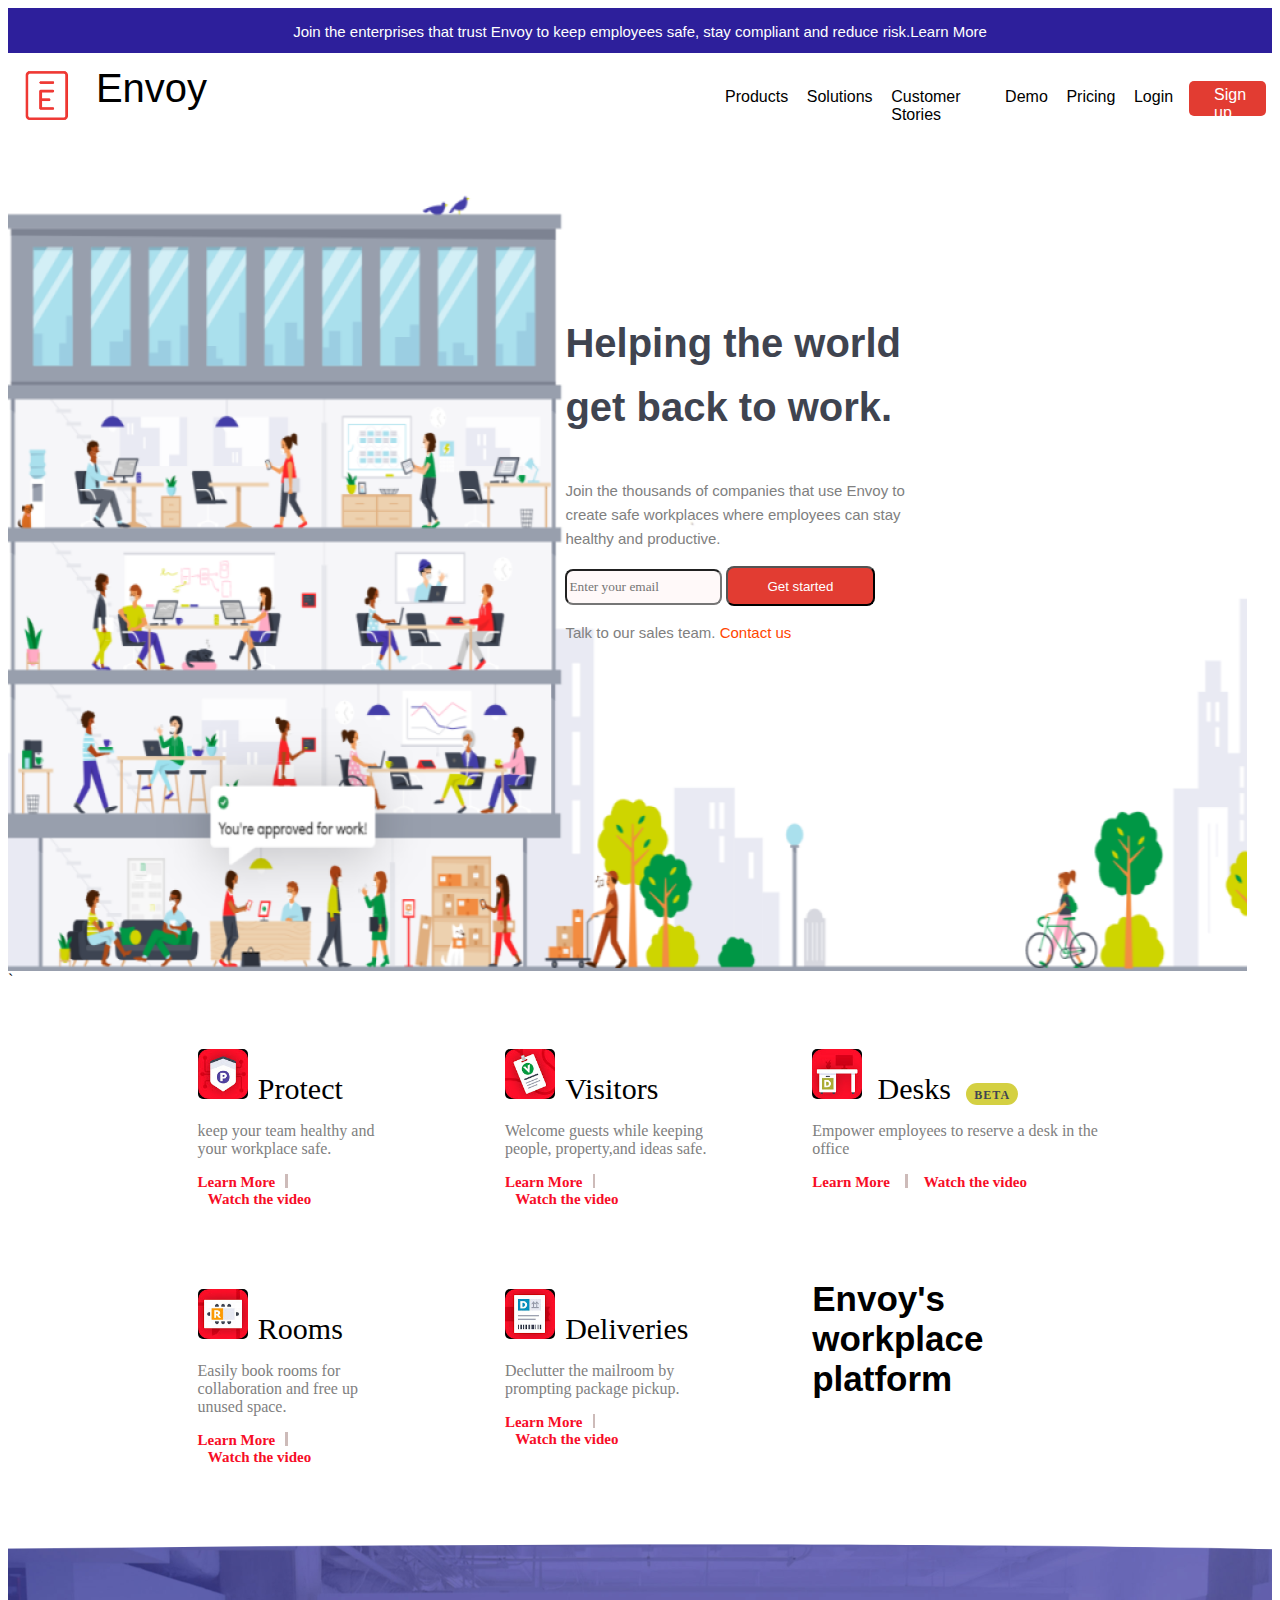
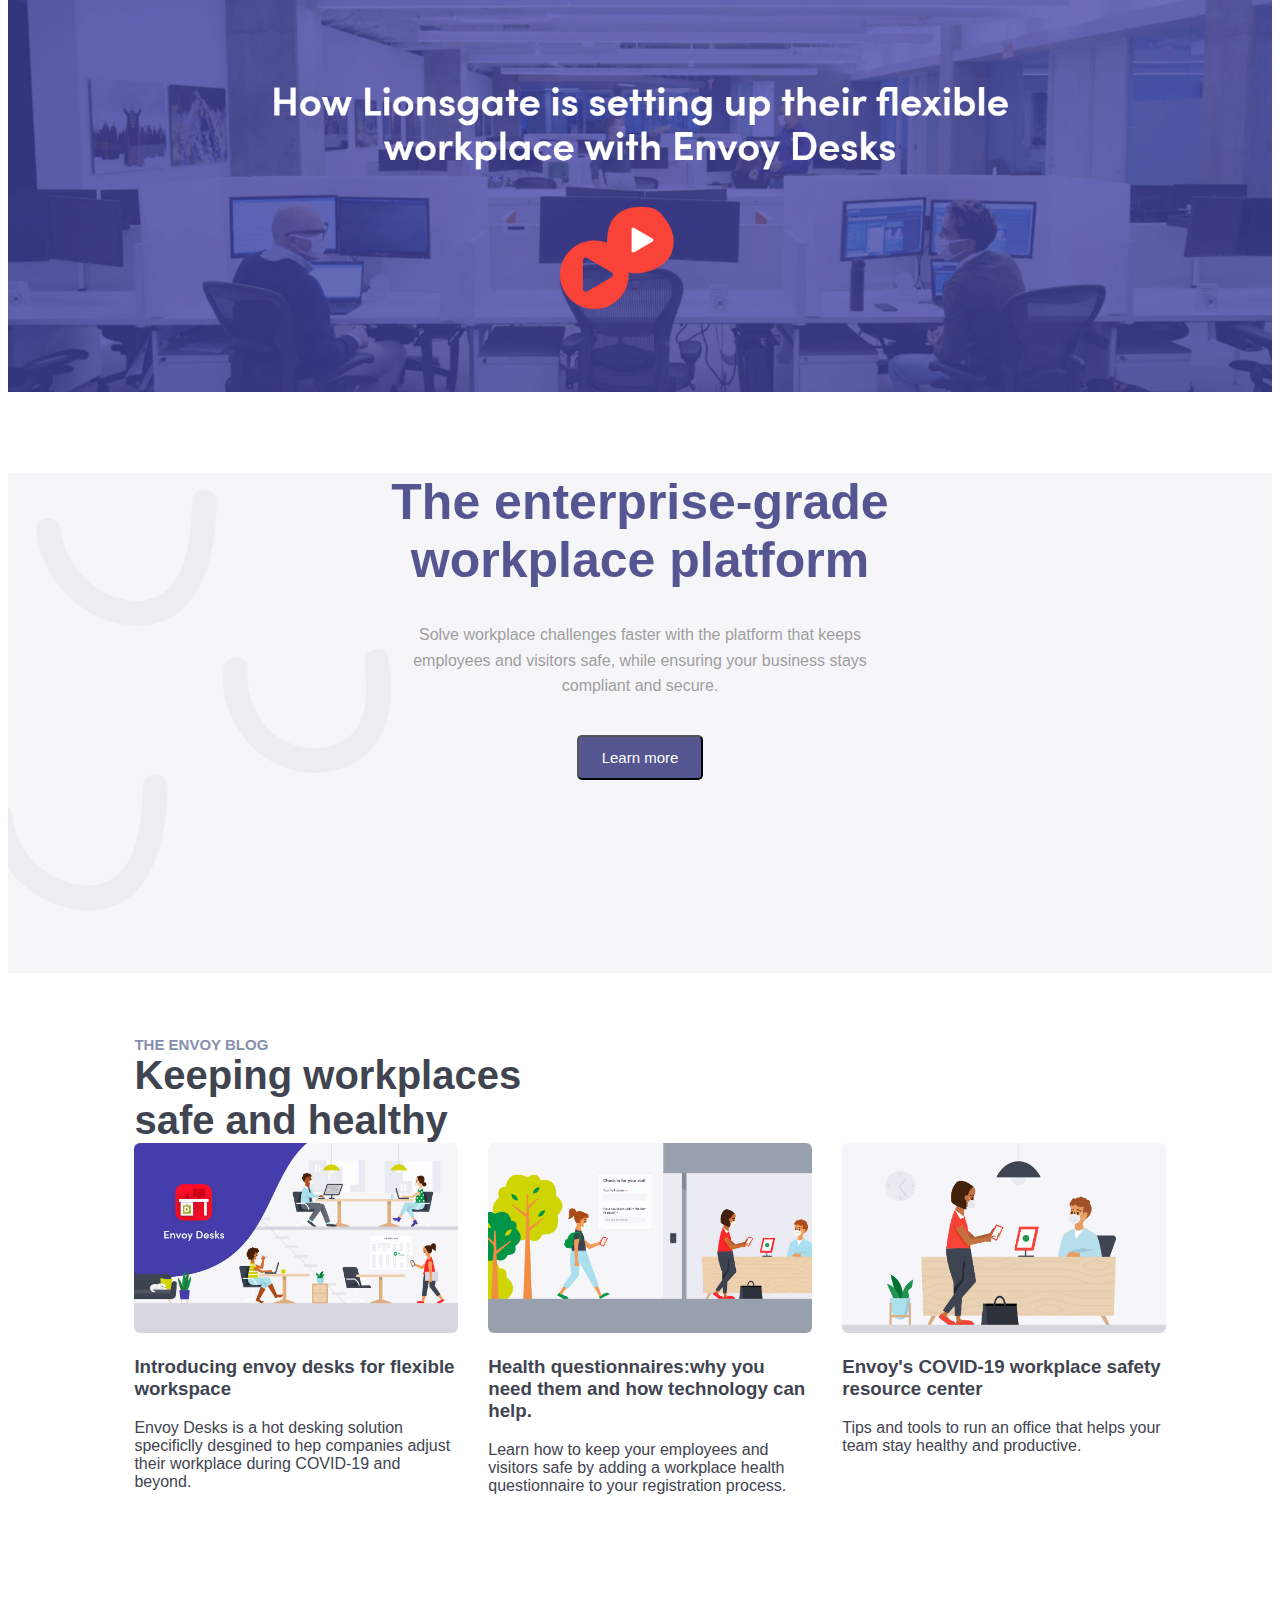
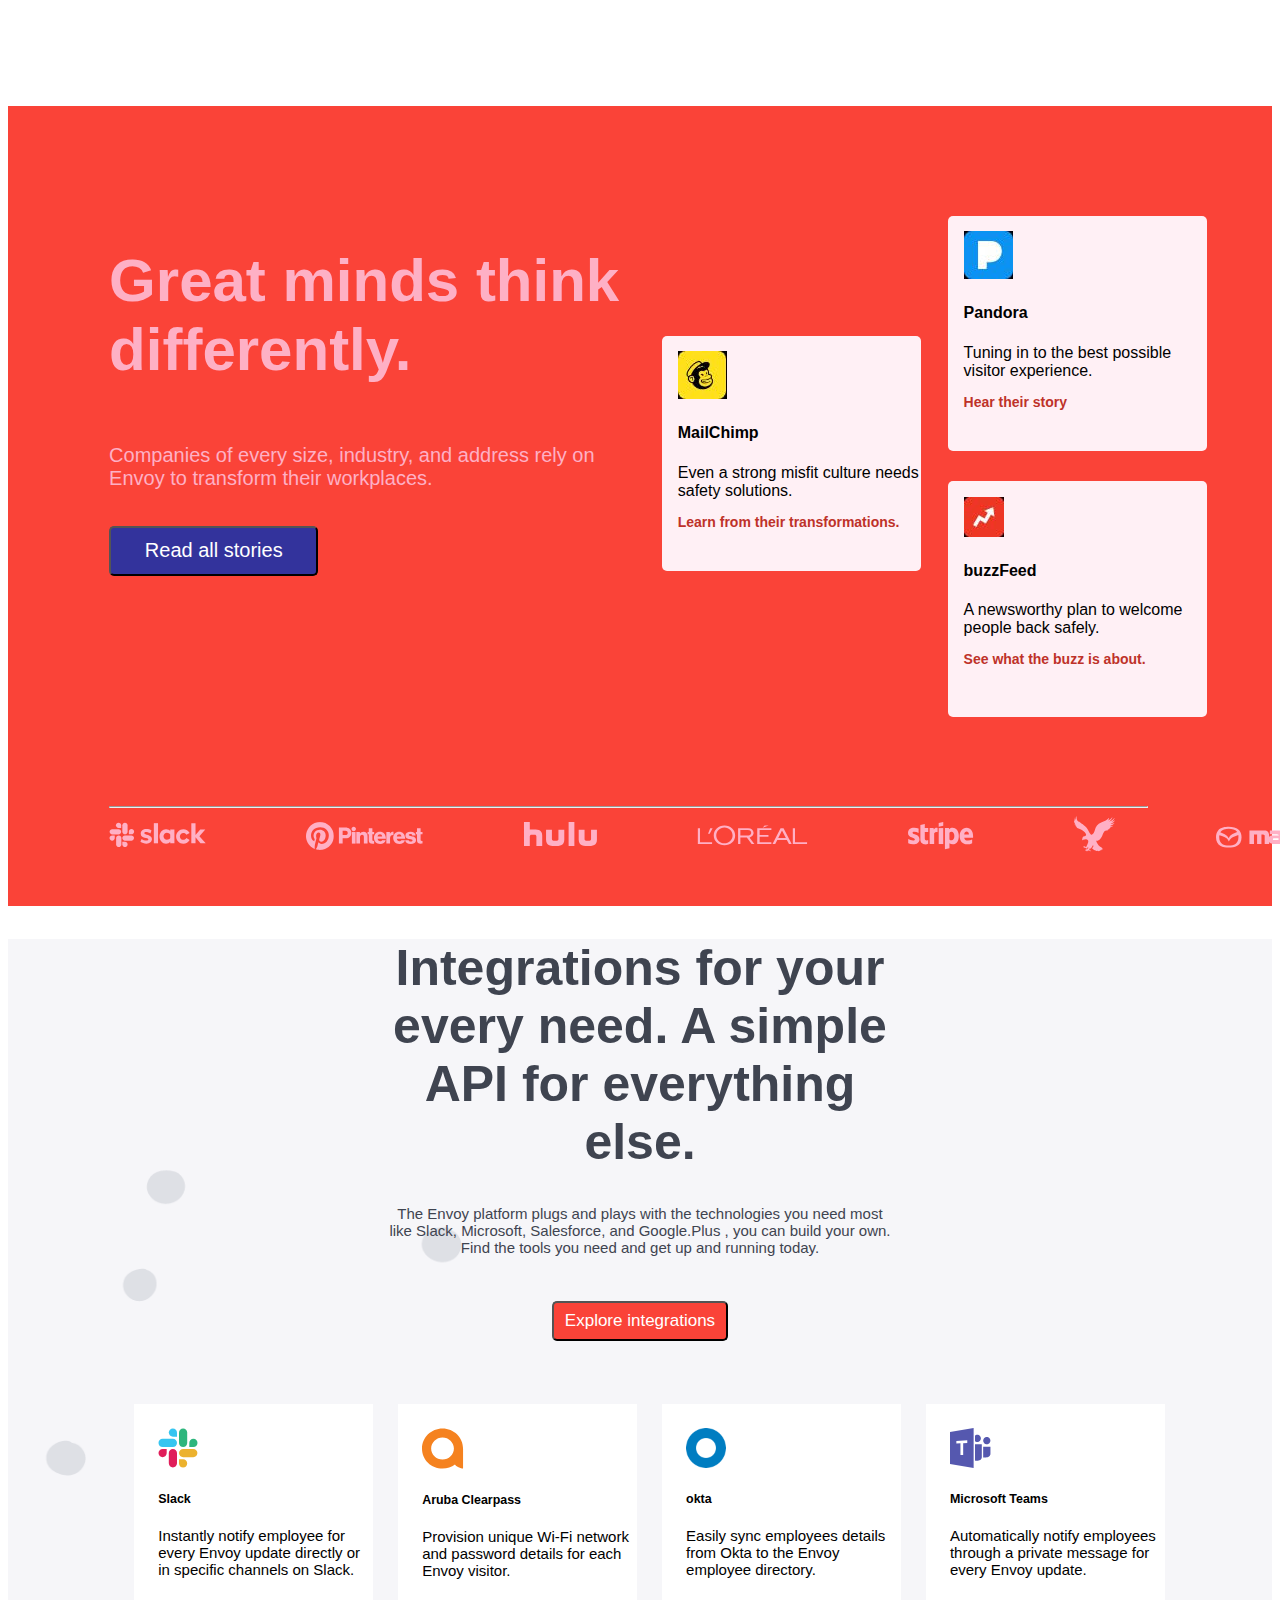
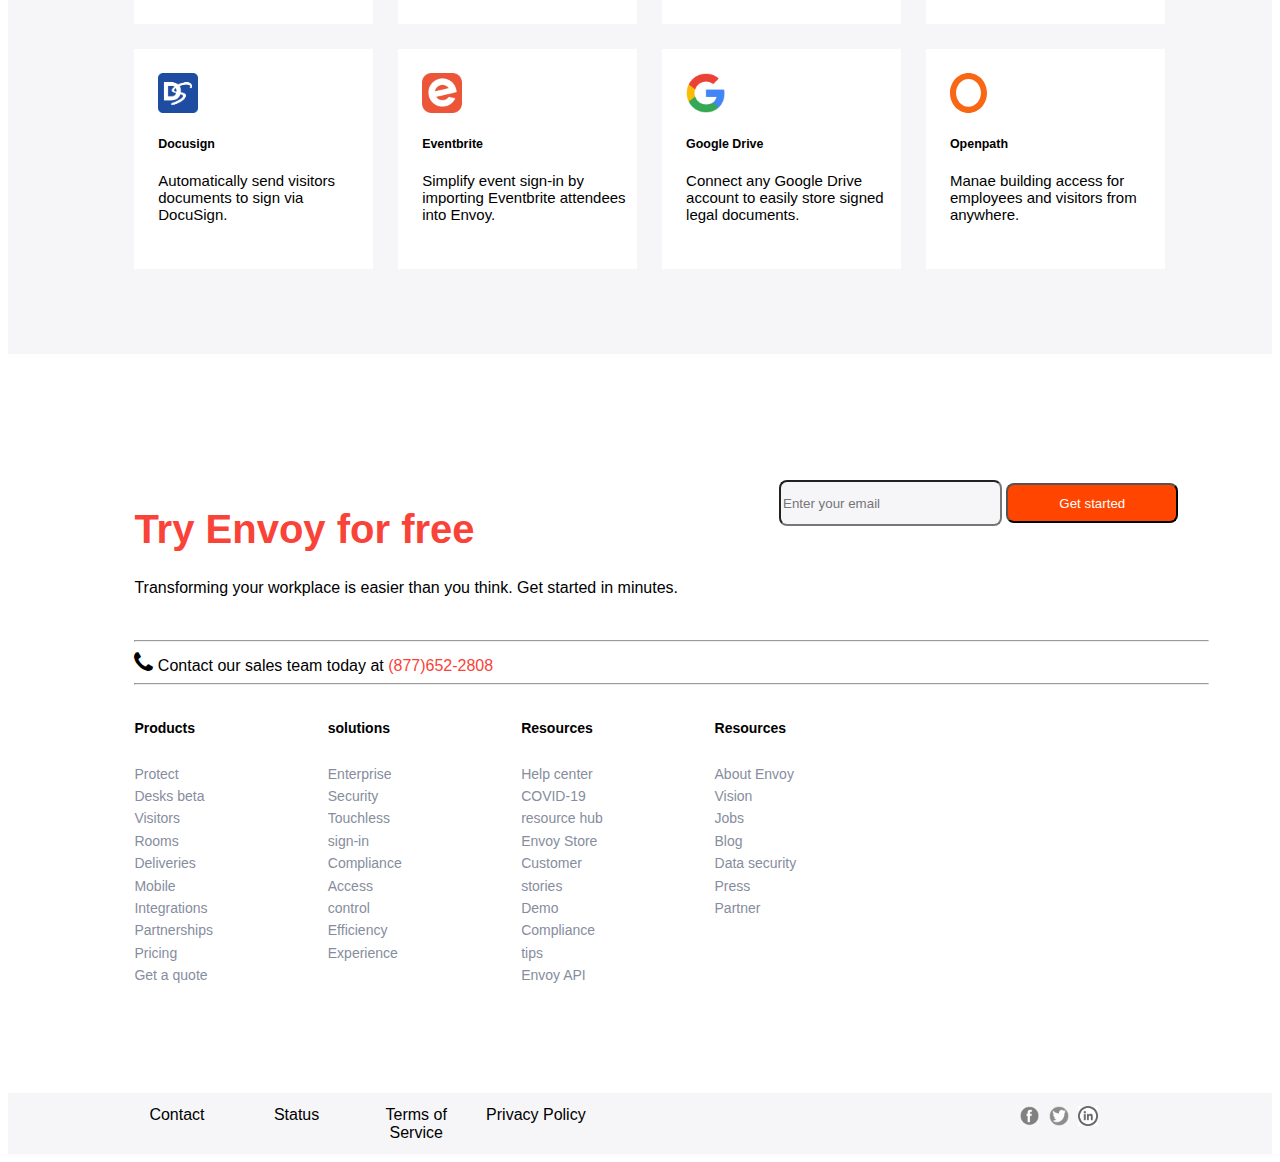
<file: index.html>
<!DOCTYPE html>
<html>
    <head>
        <link rel="stylesheet" href="index_styles.css">
        <link rel="stylesheet" href="https://cdnjs.cloudflare.com/ajax/libs/font-awesome/4.7.0/css/font-awesome.min.css">
    </head>
    <body>
        <script src="index_script.js"></script>
        <div id="top-blue-bar">
            Join the enterprises that trust Envoy to keep employees safe, stay compliant and reduce risk.<a href="#">Learn More</a>  
        </div>
        <div class="navbar">
            <div id="navbox-1"><img src="envoy_logo.png" alt="envoy logo"></div>
            <div id="logo_text"><a href="index.html">Envoy</a></div>
            <div id="navbox-2" style="padding-top: 25px;"><a href="products.html">Products</a></div>
            <div id="navbox-3" style="padding-top: 25px;"><a href="solutions.html">Solutions</a></div>
            <div id="navbox-4" style="padding-top: 25px;"><a href="https://envoy.com/case-studies/"> Customer Stories</a></div>
            <div id="navbox-5" style="padding-top: 25px;"><a href="https://envoy.com/demo/"> Demo</a></div>
            <div id="navbox-6" style="padding-top: 25px;">Pricing</div>
            <div id="navbox-7" style="padding-top: 25px;"><a href="loginenvoy.html">Login</a></div>
            <div id="navbox-8" style=" margin-top:28px;width: 5%;padding-left: 2%;border-radius: 5px;background: #E23C32;height: 20px;padding-top: 5px;"><a href="signupenvoy.html" style="color: white;">Sign up</a></div>

        </div>
        <div class="index_box_a">
            <div id="index_box_a_cont">
                <p>Helping the world get back to work.</p>
                <p>Join the thousands of companies that use Envoy to create safe workplaces where employees can stay healthy and productive.</p>
                <input type="email" name="email" id="email_box" placeholder="Enter your email" style="font-family: cursive;background-color:rgb(255, 249, 249) ;border-radius: 8px;">
                <input type="submit" value="Get started" style="height: 40px; background-color: #E23C32;color: white; border-radius: 8px;"></input>
                <p>Talk to our sales team. <a href="https://envoy.com/contact/"><span style="color: orangered;">Contact us</span></p></a>
            </div>
        </div>`
        <div class="index_box_b">
            <div>
                <img src="protect.jpg" alt="protect_icon"></img><span>Protect</span>
                
                <p>keep your team healthy and your workplace safe.</p>
                <a href="https://envoy.com/products/protect-employee-safety/"><div class="bottom-option">Learn More</div></a>
                <div id="funny-line"></div>
                <a href="https://envoy.com/#protect"><div class="bottom-option" id="watch">Watch the video</div></a>
            </div>
            <div>
                <img src="visitor.jpg" alt="visitor_icon"></img><span>Visitors</span>
                
                <p>Welcome guests while keeping people, property,and ideas safe.</p>
                <a href="https://envoy.com/products/visitor-management-system/"><div class="bottom-option">Learn More</div></a>
                <div id="funny-line"></div>
                <a href="https://envoy.com/#visitors"><div class="bottom-option" id="watch">Watch the video</div></a>
            </div>
            <div>
                <img src="desks.jpg" alt="desks_icon"></img><span>Desks</span><span id="beta-tag">Beta</span>
                
                <p>Empower employees to reserve a desk in the office</p>
                <a href="https://envoy.com/products/hot-desk-booking-software/"><div class="bottom-option">Learn More</div></a>
                <div id="funny-line"></div>
                <a href="https://envoy.com/#desks"><div class="bottom-option" id="watch">Watch the video</div></a>
            </div>
            <div>
                <img src="rooms.jpg" alt="rooms_icon"></img><span>Rooms</span>
                
                <p>Easily book rooms for collaboration and free up unused space.</p>
                <a href="https://envoy.com/products/conference-room-scheduling-software/"><div class="bottom-option">Learn More</div></a>
                <div id="funny-line"></div>
                <a href="https://envoy.com/#rooms"><div class="bottom-option" id="watch">Watch the video</div></a>
            </div>
            <div>
                <img src="deliveries.jpg" alt="deliveries_icon"></img><span>Deliveries</span>
                
                <p>Declutter the mailroom by prompting package pickup.</p>
                <a href="https://envoy.com/products/deliveries/"><div class="bottom-option">Learn More</div></a>
                <div id="funny-line"></div>
                <a href="https://envoy.com/#deliveries"><div class="bottom-option" id="watch">Watch the video</div></a>
            </div>
            <div>
                Envoy's workplace platform
            </div>
            
        </div>
        <div class="index_c_video" id="video_div" onmouseover="myFunction()" onmouseout="reverse()">
            <a href="https://envoy.com/#desks"> <i class="fa fa-play-circle" style="font-size:80px;color:#FA4338 ; margin-left: 43.7%; margin-top: 345px;"></a></i> 
            <!-- <iframe id="demo" title="vimeo-player" src="https://player.vimeo.com/video/476425296" width="640" height="360" frameborder="0" allowfullscreen></iframe>      -->
        </div>
        <div class="index_d">
            
                
                <h1>The enterprise-grade <br> workplace platform</h1>
                <p>Solve workplace challenges faster with the platform that keeps <br> employees and visitors safe, while ensuring your business stays <br> compliant and secure.</p>
                <a href="solutions.html"><input type="submit" name="" id="learn-more" value="Learn more"></a>
               
            
        </div>
        <div class="index_e">
            <div>THE ENVOY BLOG</div>
            <div>Keeping workplaces <br> safe and healthy</div>
            <div>
                <div onmouseover="cg1()" onmouseout="rc1()">
                    <a href="https://envoy.com/blog/introducing-envoy-desks/"><img src="Envoy_desks.jpg" alt="envoy_desk" ></a>
                    <h3 id="red_change1">Introducing envoy desks for flexible workspace</h3>
                    <p>Envoy Desks is a hot desking solution specificlly desgined to hep companies adjust their workplace during COVID-19 and beyond.</p>
                </div>
                <div onmouseover="cg2()" onmouseout="rc2()">
                    <a href="https://envoy.com/blog/workplace-health-questionnaires/"><img src="health-questionaires.jpg" alt="health-questionaires" ></a>
                    <h3 id="red_change2">Health questionnaires:why you need them and how technology can help.</h3>
                    <p>Learn how to keep your employees and visitors safe by adding a workplace health questionnaire to your registration process.</p>
                </div>
                <div onmouseover="cg3()" onmouseout="rc3()">
                    <a href="https://envoy.com/covid-19-workplace-safety-resource-center/"><img src="covid-resources.png" alt="covid-resources" ></a>
                    <h3 id="red_change3">Envoy's COVID-19 workplace safety resource center</h3>
                    <p>Tips and tools to run an office that helps your team stay healthy and productive.</p>
                </div>
            </div>
        </div>
        <div class="index_f">
            <div class="index_f_upper">
                <div>
                   <p id="boldtext"> Great minds think differently.</p>
                  <span style="color: #FEB0C5;
                  font-size: 20px;"> Companies of every size, industry, and address rely on Envoy to transform their workplaces.</span>
                  <p>
                    <a href="https://envoy.com/case-studies/">  <input type="submit" name="read" id="read" value="Read all stories"></a>
                  </p>
                </div>
                <div>
                    <div>
                        <a href="https://envoy.com/case-studies/mailchimp/"><img src="mailchimp.jpg" alt="mailchimp"></a>
                        <h4>MailChimp</h4>
                        Even a strong misfit culture needs safety solutions.
                        <p style="color: #BE3229; font-size: 14px;font-weight: 600;">Learn from their transformations.</p>
                    </div>
                </div>
                <div>
                    <div>
                        <a href="https://envoy.com/case-studies/pandora/"><img src="pandora.jpg" alt="pandora"></a>
                        <h4>Pandora</h4>
                        Tuning in to the best possible visitor experience.<p style="color: #BE3229; font-size: 14px;font-weight: 600;">Hear their story</p>
                    </div>
                    <div>
                        <a href="https://envoy.com/case-studies/buzzfeed/"><img src="buzzfeed.jpg" alt="buzzfeed"></a>
                        <h4>buzzFeed</h4>
                        A newsworthy plan to welcome people back safely.
                        <p style="color: #BE3229; font-size: 14px;font-weight: 600;">See what the buzz is about.</p>
                    </div>
                </div>
            </div>
            <hr style="background-color: white; width:82%; margin-left:8%;margin-top: 120px;">
            <div class="index_f_lower">
                <div><img src="home-logos.svg" alt="logos"></div>
                
            </div>
        </div>
        <div class="index_g">
            <div>
                <h1>Integrations for your every need. A simple API for everything else.</h1>
                <p>The Envoy platform plugs and plays with the technologies you need most like Slack, Microsoft, Salesforce, and Google.Plus , you can build your own. Find the tools you need and get up and running today. </p>
                <a href="https://envoy.com/integrations/"><input type="submit" name="" id="" value="Explore integrations"></a>
            </div>
            <div>
                <div>
                    <a href="https://envoy.com/integrations/slack/"><img src="slack.svg" alt="slack-image"></a>
                    <h5>Slack</h5>
                    Instantly notify employee for every Envoy update directly or in specific channels on Slack.
                </div>
                <div>
                    <a href="https://envoy.com/integrations/aruba-clearpass/"><img src="aruba.svg" alt="aruba-image"></a>
                    <h5>Aruba Clearpass</h5>
                    Provision unique Wi-Fi network and password details for each Envoy visitor.
                </div>
                <div>
                    <a href="https://envoy.com/integrations/okta/"><img src="okta.png" alt="okta-image" style="height: 40px;"></a>
                    <h5>okta</h5>
                    Easily sync employees details from Okta to the Envoy employee directory.
                </div>
                <div>
                    <a href="https://envoy.com/integrations/microsoft-teams/"><img src="microsoft-teams.svg" alt="microsoft-image"></a>
                    <h5>Microsoft Teams</h5>
                    Automatically notify employees through a private message for every Envoy update.
                </div>
                <div>
                    <a href="https://envoy.com/integrations/docusign/"><img src="docusign-square.svg" alt="docusign-image"></a>
                    <h5>Docusign</h5>
                    Automatically send visitors documents to sign via DocuSign.
                </div>
                <div>
                    <a href="https://envoy.com/integrations/eventbrite/"><img src="eventbrite.png" alt="eventbrite-image" style="height: 40px;"></a>
                    <h5>Eventbrite</h5>
                    Simplify event sign-in by importing Eventbrite attendees into Envoy.
                </div>
                <div>
                    <a href="https://envoy.com/integrations/google-drive/"><img src="g-suite.png" alt="google-image" style="height: 40px;"></a>
                    <h5>Google Drive</h5>
                    Connect any Google Drive account to easily store signed legal documents.
                </div>
                <div>
                    <a href="https://envoy.com/integrations/openpath/"><img src="openpath-o.svg" alt="openpath-image"></a>
                    <h5>Openpath</h5>
                    Manae building access for employees and visitors from anywhere.
                </div>
            </div>
        </div>
        <div class="index_h">
            <div>
                <div>
                    <h1>Try Envoy for free</h1>
                    Transforming your workplace is easier than you think. Get started in minutes.
                </div>
                <div>
                    <input type="email" name="email" id="email_box" placeholder="Enter your email" style="background-color:#F6F6F9 ;border-radius: 8px;height: 40px;width: 50%;">
                    <input type="submit" value="Get started" style="height: 40px; background-color: orangered;color: white; border-radius: 8px;width:40% ;"></input>
    
                </div>

            </div>
            <div>
                <hr>
                <i class="fa fa-phone" style="font-size:24px"></i> Contact our sales team today at <a href="tel:877652808"><span>(877)652-2808</span></a>
                <hr>
            </div>
            <div>
                <div>
                    <h5 style="color: black;font-size:14px;">Products</h5>
               <div>     Protect </div>
                  <div>  Desks beta </div>
                <div>    Visitors </div>         
             <div>       Rooms </div>
                  <div>  Deliveries </div>
              <div>      Mobile </div>
                    <div>Integrations </div>
                    <div>Partnerships </div>
               <div>     Pricing </div>
                 <div>Get a quote</div>   
                </div>
                <div>
                    <h5 style="color: black;font-size:14px;">solutions</h5>
                    <div> Enterprise </div>
                    <div> Security </div>
                    <div> Touchless sign-in</div> 
                    <div> Compliance</div> 
                    <div>Access control</div>
                    <div>Efficiency</div> 
                    <div> Experience</div>
                </div>
                <div>
                    <h5 style="color: black;font-size:14px;">Resources</h5>
                    <div>Help center</div> 
                    <div>COVID-19 resource hub</div> 
                    <div>Envoy Store</div> 
                    <div>Customer stories </div>
                    <div>Demo</div> 
                    <div>Compliance tips </div>
                    <div>Envoy API</div>
                </div>
                <div>
                    <h5 style="color: black;font-size:14px;">Resources</h5>
                   <div>About Envoy </div> 
                   <div>Vision </div> 
                   <div>Jobs </div>
                   <div> Blog </div>
                   <div> Data security </div>
                   <div> Press </div>
                   <div> Partner</div>
                </div>
            </div>
        </div>
        <div class="footer">
            <div>
                <a href="https://envoy.com/contact/"><div>Contact</div></a>
                <a href="https://status.envoy.com/"><div>Status</div></a>
                <a href="https://envoy.com/tos/"><div>Terms of Service</div></a>
                <a href="https://envoy.com/privacypolicy/"><div>Privacy Policy</div></a>
            </div>
            <div>
                <div> <a href="https://www.facebook.com/SignWithEnvoy/"><img src="facebook1.png" alt="fb_icon"></a></div>
                <div> <a href="https://twitter.com/envoy/"><img src="twitter.jpg" alt="tw_icon"></a>  </div>
                <div> <a href="https://www.linkedin.com/company/3554116/"><img src="linkedin.jpg" alt="li_icon"></a> </div>
            </div>
        </div>
        
    </body>
</html>
</file>
<file: index_styles.css>
#top-blue-bar{
    width: 100%;
    height: 15px;
    padding-top: 15px;
    padding-bottom: 15px;
    font-size: 15px;
    font-family: 'Lucida Sans', 'Lucida Sans Regular', 'Lucida Grande', 'Lucida Sans Unicode', Geneva, Verdana, sans-serif;
    color: white;
    text-align: center;
    background-color:#2d1f9b;
}
#top-blue-bar a{
    color: white;
}
.navbar{
   
    display: flex;
    flex-direction: row;
    flex-basis: 30p;
    
}
.navbar > div{
    
    color:black;
    margin: 0.5%;
    padding: 3px;
    margin-top: 10px;
    margin-bottom: 5px;
    font-weight: 400;
    font-family: 'Lucida Sans', 'Lucida Sans Regular', 'Lucida Grande', 'Lucida Sans Unicode', Geneva, Verdana, sans-serif;
    height: 20px;
}
.navbar > div >a:hover{
    color: red;
}
#navbox-2{
    margin-left: 40%;
}
#navbox-1>img{
    height: 60px;
    widows: 60px;;
    margin-bottom: 2px;
}
#navbox + div{
    font-size: 40px;
}
#logo_text{
    font-size: 40px;
}
.index_box_a{
    background-image: url("index_background_a.png");
   
    width: 98%;
    height: 800px;
}
.index_box_a > div{
   
    width: 30%;
    margin-left: 45%;
    margin-top: 50px;

}
#navbox-8{
    
    margin-top:50px; 
    padding-bottom: 10px;
    width: 5%;
    padding-left: 2%;
    border-radius: 5px;
    background: orangered;
    color: white;
}
#index_box_a_cont > p:nth-child(1){
    padding-top: 50px;
    font-weight:900;
    font-family: 'Lucida Sans', 'Lucida Sans Regular', 'Lucida Grande', 'Lucida Sans Unicode', Geneva, Verdana, sans-serif;
    font-size: 40px;
    color: #3F4450;
}
#index_box_a_cont > p{
    line-height: 1.6;
    font-family: 'Lucida Sans', 'Lucida Sans Regular', 'Lucida Grande', 'Lucida Sans Unicode', Geneva, Verdana, sans-serif;
    font-size: 15px;
    color: gray;
    
}
.index_box_a div:nth-child(1){
    padding-top: 50px;
    
}
#index_box_a_cont input[type]{
    height: 30px;
    width: 40%;
}
.index_box_b{
    
    display: grid;
    grid-template-columns: 20% 20% 30%;
    grid-template-rows: 200px 200px;
    padding: 50px;
    grid-gap: 10%;
    padding-left: 15%;
}
.index_box_b > div{
    
    color: black;

    font-weight: 500;
}
.index_box_b > div span{
    font-size: 30px;
    margin-left: 5%;
}
.bottom-option{
    color: #F70D27;
    font-size: 15px;
    margin-right: 5%;
    font-weight: 700;
    float: left;
}
.bottom-option:hover{
    color: #BE3229;
}
#watch{
    margin-left: 5%;
}
 
.index_box_b > div > img{
    height:50px;
    border-radius: 5px;
    margin-top: 10px;
}
.index_box_b > div:nth-child(6){
    font-family: 'Lucida Sans', 'Lucida Sans Regular', 'Lucida Grande', 'Lucida Sans Unicode', Geneva, Verdana, sans-serif;
    font-size: 35px;
    font-weight: 700;
}
.index_box_b > div > p{
    color: gray;
}
.iframe-container{
    position: relative;
    width: 100%;
    padding-bottom: 56.25%; 
    height: 0;
  }
  .iframe-container iframe{
    position: absolute;
    top:0;
    left: 0;
    /* width: 100%;
    height: 100%; */
  }
  .index_c_video{
      width: 100%;
      height: 550px;
      
      background-image: url("index_c_image.png");
      background-size: contain;
  }
  .index_c_video > iframe{
      margin-left: 30%;
      margin-top: 60px;
      opacity: 0.0;
  }
  .index_d{
      text-align: center;
      background-color: rgba(247, 242, 242, 0.979);
      background-image: url("index_d.png");
      background-size:cover;
      height: 500px;
      font-family: 'Lucida Sans', 'Lucida Sans Regular', 'Lucida Grande', 'Lucida Sans Unicode', Geneva, Verdana, sans-serif;
      
  }
  .index_d h1{
      color: rgb(85, 85, 146);
      font-size: 50px;
  }
  .index_d p{
      color: rgb(158, 158, 158);
      line-height: 1.6;
  }
  .index_d> a >input{
      color: white;
      background: rgb(85, 85, 146);
      width: 10%;
      font-size: 15px;
      margin-top: 20px;
      height: 45px;
      border-radius: 5px;
      
  }
  .index_d input:hover{
      background-color: indigo;
  }
  .index_f{
    background-image: url("index_f.png");
    height: 800px;
    background-size: cover;
    width: 100%;
  }
  .index_f_upper{
      display: grid;
      grid-template-columns: 45% 22% 22%;
      grid-template-rows: 500px;
      padding-left:8%;
      grid-gap:30px;
      padding-top: 80px;
  }
 .index_f_upper > div{
     /* background-color: black; */
     height: 500px;
     font-family: 'Lucida Sans', 'Lucida Sans Regular', 'Lucida Grande', 'Lucida Sans Unicode', Geneva, Verdana, sans-serif;

 }
 .index_f_upper div:nth-child(1){
    /* color: #FEB0C5;
    font-size: 20px; */
     /* padding-top: 80px; */
    } 
 #boldtext{
    color: #FEB0C5;
    font-size: 60px;
    font-weight:bold;
 }   
    .index_f_upper div:nth-child(2) > div{
        width: 95%;
        height: 220px;
        margin-top:150px;
        background-color: lavenderblush;
        border-radius: 5px;
        padding-left:6% ;
       padding-top:6% ;
    }
    .index_f_upper div:nth-child(3) > div{
        width: 95%;
        height: 220px;
        margin: 30px 0px;
       
        background-color: lavenderblush;
        border-radius: 5px;
        padding-left:6% ;
       padding-top:6% ;

    }
    .index_f_upper a input{
        padding: 4px 3px;
        margin-top: 20px;
        color: white;
        background-color: rgb(51, 51, 156);
        width: 40%;
        height: 50px;
        font-size: 20px;
        border-radius: 5px;

    }
    .index_f_upper input:hover{
        background-color: #3D2B94;

    }
    .index_f_lower{
       
        padding-left: 8%;
        
    }
    .index_e{
        padding: 5% 10%;
        font-family: 'Lucida Sans', 'Lucida Sans Regular', 'Lucida Grande', 'Lucida Sans Unicode', Geneva, Verdana, sans-serif;

    }
    
    .index_e > div:nth-child(1){
        font-family: 'Lucida Sans', 'Lucida Sans Regular', 'Lucida Grande', 'Lucida Sans Unicode', Geneva, Verdana, sans-serif;
        font-size: 15px;
        color: #868FAD;
       font-weight: 900;
    }
    .index_e > div:nth-child(2){
        font-family: 'Lucida Sans', 'Lucida Sans Regular', 'Lucida Grande', 'Lucida Sans Unicode', Geneva, Verdana, sans-serif;
        color: #3F4450;
        font-size: 40px;
        font-weight: bold;
    }
    .index_e > div:nth-child(3){
        display: grid;
        grid-template-columns: 32% 32% 32%;
        grid-template-rows: 500px;
        grid-gap:3%;
        color: #3F4450;
    
    }
    .index_e > div:nth-child(3) > div > a> img{
        width: 100%;
        border-radius: 6px;
        /* box-shadow: 0 4px 8px 0 rgba(0, 0, 0, 0.2), 0 6px 20px 0 rgba(0, 0, 0, 0.19); */
        }
        .index_e > div:nth-child(3) > div > a>img:hover{
                   box-shadow: 0 4px 8px 0 rgba(0, 0, 0, 0.2), 0 6px 20px 0 rgba(0, 0, 0, 0.19);
 
        }   

 .index_g{
     background-image: url("index_g.png");
     background-size: cover;
     font-family: 'Lucida Sans', 'Lucida Sans Regular', 'Lucida Grande', 'Lucida Sans Unicode', Geneva, Verdana, sans-serif;
    
 }   
 .index_g > div:nth-child(1){
     width: 40%;
     padding-left: 30%;
     text-align: center;
     /* border: 1px solid black; */


 } 
 .index_g > div:nth-child(1)>h1{
    font-size: 50px;
    color:#3F4450 ;
 }
 .index_g > div:nth-child(1)>p{
     font-size: 15px;
     color:#3F4450 ;
     padding-bottom: 30px;
 }
 .index_g > div:nth-child(1)>a>input{
     color: white;
     background:#FA4338;
     width: 35%;
     height: 40px;
     font-size: 17px;
     border-radius: 5px;
 }
 .index_g > div:nth-child(1) > a>input:hover{
    background: #E23C32;
 }
 .index_g > div:nth-child(2){
     display: grid;
    height: 550px;
     padding-top: 5%;
     grid-gap: 25px;
     padding-left: 10%;
     grid-template-columns: 21% 21% 21% 21%;
     grid-template-rows: 220px 220px;
     /* border: 1px solid black; */
 }
 
 .index_g > div:nth-child(2)>div{
     background:white;
     font-size: 15px;
     padding-left: 10%;
     padding-top: 10%;
 }
 .index_g > div:nth-child(2)>div:hover{
    box-shadow: 0 4px 8px 0 rgba(0, 0, 0, 0.2), 0 6px 20px 0 rgba(0, 0, 0, 0.19);
 }
 a{
     text-decoration: none;
     color: black;
 }
 .index_h{
     width: 85%;
     margin: 10% ;
     margin-bottom: 1%;
     height: 600px;
     font-family: 'Lucida Sans', 'Lucida Sans Regular', 'Lucida Grande', 'Lucida Sans Unicode', Geneva, Verdana, sans-serif;
     
 }
 .index_h > div:nth-child(1){
     height: 100px;
     width: 100%;
    display: grid;
    grid-template-rows: 100px;
    grid-template-columns: 60% 40%;
 }
 .index_h > div:nth-child(1) >div h1{
    color: #FA4338;
    font-size: 40px;
 }
 .index_h > div:nth-child(2){
     margin-top: 60px;
 }
 .index_h > div:nth-child(2) > a>span{
    color: #FA4338;
    margin-top: 5px;
    margin-bottom: 5px;   
 }
 .index_h > div:nth-child(2) > hr{
     background-color: #F4F4F4;
 }
 .index_h > div:nth-child(3){
     display: grid;
     grid-template-columns: 8% 8% 8% 8%;
     grid:40px;
     grid-gap: 10%;
 }
 .index_h > div:nth-child(3)>div{
     color: #868D9D;
     font-size:14px;
     line-height: 1.6;
     
 }
 .index_h > div:nth-child(3)>div>div:hover{
     color: red;
 }
 .footer{
     display: grid;
    
     background: #F6F6F9;
     grid-template-columns: 50% 50%;
     padding: 1%;
     color: #868D9D;
     font-family: 'Lucida Sans', 'Lucida Sans Regular', 'Lucida Grande', 'Lucida Sans Unicode', Geneva, Verdana, sans-serif;

 }
 .footer>div:nth-child(2){
     text-align: right;
 }
 .footer>div:nth-child(1){
     display: grid;
     grid-template-columns: 22% 22% 22% 22%;
     grid-gap: 1%;
     margin-left: 16%;
 }
 .footer>div:nth-child(1)>a>div{
    text-align: center;
 }
 .footer>div:nth-child(1)>a>div:hover{
    color: red;
 }
 .footer>div:nth-child(2){
     display: grid;
     grid-template-columns: 11% 11% 11%;
     grid-gap:1%;
     padding-left: 60%;
 }
 .footer>div:nth-child(2)>div>a>img{
     height: 20px;
 }
 i:hover{
    font-size:100px ;
 }
 #funny-line{
     width: 1%;
     height: 14px;
     float: left;
     background-color: #CDBBB9;
 }
 #beta-tag{
    border-radius: 14px;
    background: #d4d042;
    text-transform: uppercase;
    padding: 5px 8px 3px;
    color: #3f4450;
    font-weight: 700;
    font-size: 12px;
    letter-spacing: 1px;
}
   
    }
</file>
